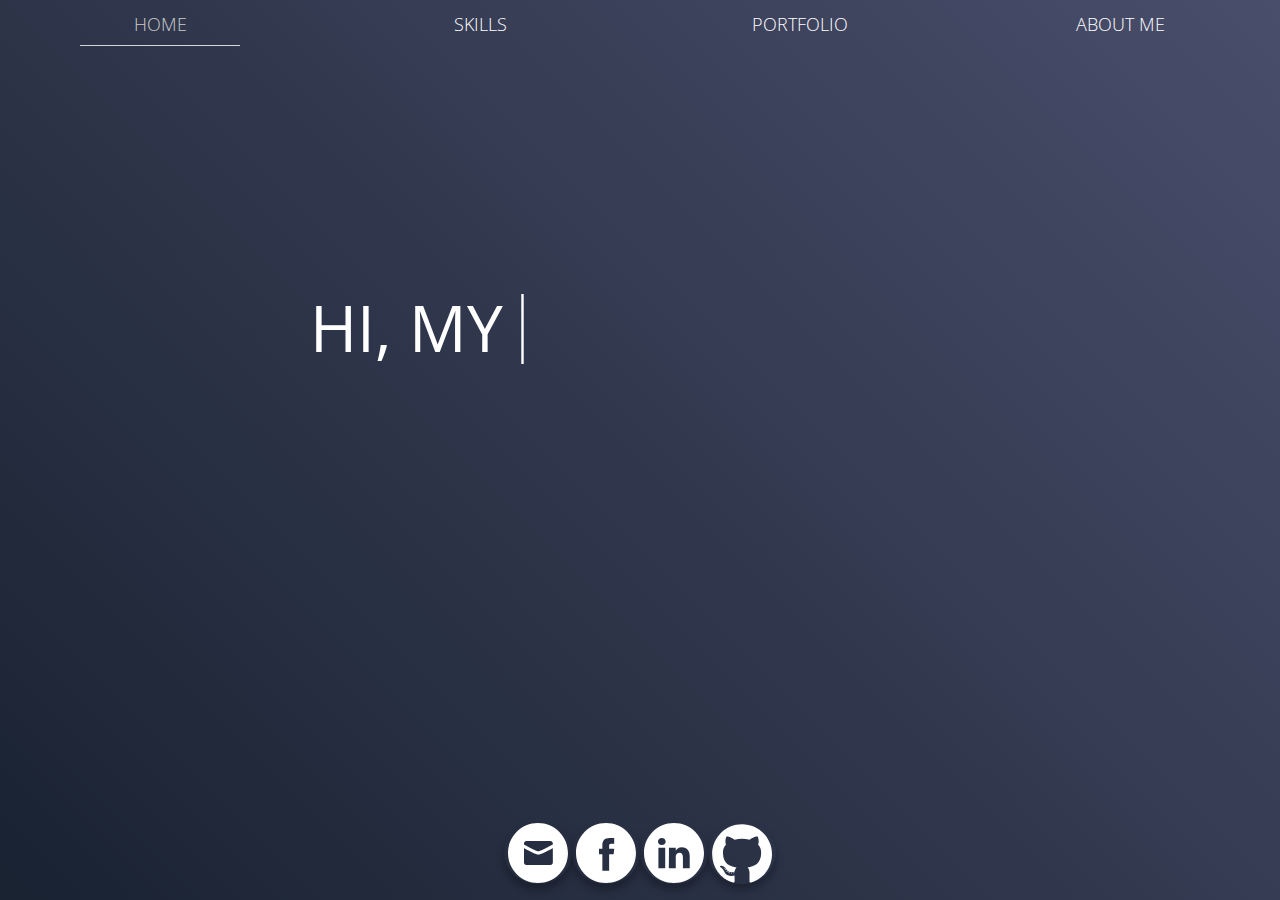
<file: index.html>
<!DOCTYPE html>
<html>
  <head>
    <meta name="google-site-verification" content="YqUcajrjtMpJe71sTEBHuY3gFpCGaB6kIqN_nSjMu9w" />
    <title>My Portfolio</title>
    <link href="https://fonts.googleapis.com/css?family=Open+Sans:300" rel="stylesheet">
    <link href="style.css" rel="stylesheet" type="text/css">
    <script src="typewriter.js"></script>
  </head>
  <body>
    <div id="wrapper">
      <header>
        <nav>
          <ul>
            <li><div id="home"><a href="index.html" class="current_page">Home</a></div></li>
            <li><div id="skills"><a href="pages/skills.html">Skills</a></div></li>
            <li><div id="portfolio"><a href="pages/portfolio.html">Portfolio</a></div></li>
            <li><div id="about_me"><a href="pages/about_me.html">About me</a></div></li>
          </ul>
        </nav>
        <div id="page_indicator_container">
          <div id="page_indicator" class="page_indicator_home"></div>
        </div>
      </header>
      <div id="main">
        <div id="content" class="main_text_parent">
          <div id="main_text">
            <div id="typewriter">
              <h1></h1>
              <h2></h2>
            </div>
          </div>
        </div>
      </div>

      <footer>
        <div>
          <a href="mailto:yankolo1234@gmail.com"><div id="first_icon" class="social_media"></div></a>
          <a href="https://www.facebook.com/profile.php?id=100009491873160" target="_blank"><div id="second_icon" class="social_media"></div></a>
          <a href="https://github.com/yankolo" target="_blank"><div id="forth_icon" class="social_media"></div></a>
          <a href="https://www.linkedin.com/in/yanik-kolomatski-081392160/" target="_blank"><div id="third_icon" class="social_media"></div></a>
        </div>
      </footer>

      <div id="to_do_list_container">
        <div id="to_do_list">
          <h2>To Do List</h2>
          <label for="new_to_do_text">Add new item: </label>
          <input type="text" id="new_to_do_input" maxlength="100">
          <button id="submit">Submit</button>

          <table>
          </table>
        </div>
      </div>

    </div>
  </body>
</html>
</file>
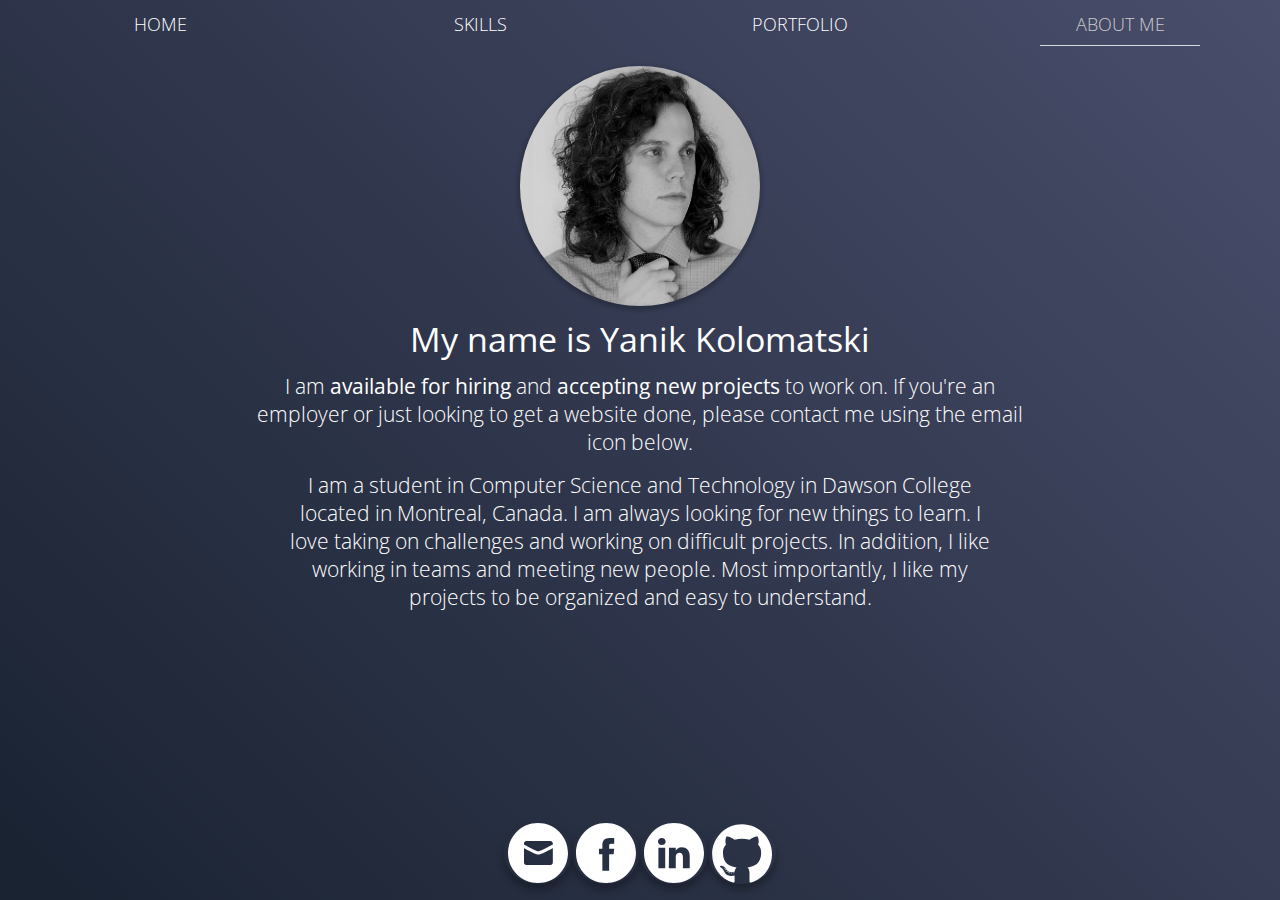
<file: pages/about_me.html>
<!DOCTYPE html>
<html>
  <head>
    <title>My Portfolio</title>
    <link href="https://fonts.googleapis.com/css?family=Open+Sans:300,400" rel="stylesheet">
    <link href="../style.css" rel="stylesheet" type="text/css">
  </head>
  <body>
    <div id="wrapper">
      <header>
        <nav>
          <ul>
            <li><div id="home"><a href="../index.html">Home</a></div></li>
            <li><div id="skills"><a href="skills.html">Skills</a></div></li>
            <li><div id="portfolio"><a href="portfolio.html">Portfolio</a></div></li>
            <li><div id="about_me"><a href="about_me.html" class="current_page">About me</a></div></li>
          </ul>
        </nav>
        <div id="page_indicator_container">
          <div id="page_indicator" class="page_indicator_about_me"></div>
        </div>
      </header>
      <div id="main">
        <div id="content">
          <div id="about_me_container">
            <div id="about_me_images">
              <img id="about_me_img_2" src="../resources/images/about_me_5.jpg">
            </div>
            <h2>My name is Yanik Kolomatski</h2>
            <div id="about_me_description">
              <p id="about_me_first_paragraph">I am <b>available for hiring</b> and <b>accepting new projects</b> to work on. If you're an employer or just looking to get a website done, please contact me using the email icon below.</p>
              <p id="about_me_second_paragraph">I am a student in Computer Science and Technology in Dawson College located in Montreal, Canada. I am always looking for new things to learn.
                I love taking on challenges and working on difficult projects. In addition, I like working in teams and meeting new people. Most importantly, I like my projects to be organized and easy to understand.</p>
            </div>
          </div>
        </div>
      </div>

      <footer>
        <div>
          <a href="mailto:yankolo1234@gmail.com"><div id="first_icon" class="social_media"></div></a>
          <a href="https://www.facebook.com/profile.php?id=100009491873160" target="_blank"><div id="second_icon" class="social_media"></div></a>
          <a href="https://github.com/yankolo" target="_blank"><div id="forth_icon" class="social_media"></div></a>
          <a href="https://www.linkedin.com/in/yanik-kolomatski-081392160/" target="_blank"><div id="third_icon" class="social_media"></div></a>
        </div>
      </footer>

      <div id="to_do_list_container">
        <div id="to_do_list">
          <h2>To Do List</h2>
          <label for="new_to_do_text">Add new item: </label>
          <input type="text" id="new_to_do_input" maxlength="100">
          <button id="submit">Submit</button>

          <table>
          </table>
        </div>
      </div>

    </div>
  </body>
</html>
</file>
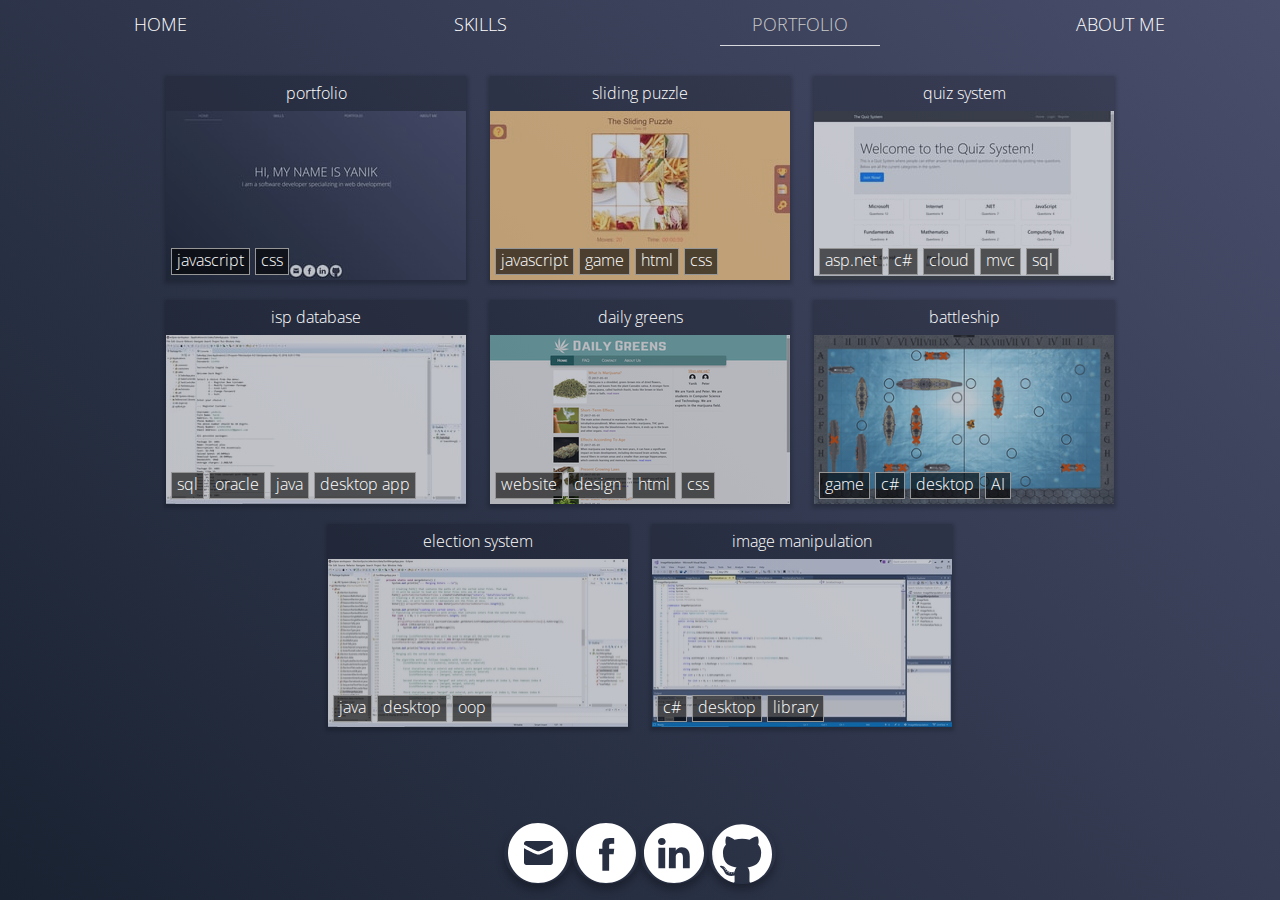
<file: pages/portfolio.html>
<!DOCTYPE html>
<html>
  <head>
    <title>My Portfolio</title>
    <link href="https://fonts.googleapis.com/css?family=Open+Sans:300" rel="stylesheet">
    <link href="../style.css" rel="stylesheet" type="text/css">
  </head>
  <body>
    <div id="wrapper">
      <header>
        <nav>
          <ul>
            <li><div id="home"><a href="../index.html">Home</a></div></li>
            <li><div id="skills"><a href="skills.html">Skills</a></div></li>
            <li><div id="portfolio"><a href="portfolio.html" class="current_page">Portfolio</a></div></li>
            <li><div id="about_me"><a href="about_me.html">About me</a></div></li>
          </ul>
        </nav>
        <div id="page_indicator_container">
          <div id="page_indicator" class="page_indicator_portfolio"></div>
        </div>
      </header>
      <div id="main">
        <div id="content">
          <div id="portfolio_container">
			<a href="portfolio_items/portfolio.html" class="portfolio_item">
              <div class="portfolio_title">portfolio</div>
              <img class="portfolio_image" src="../resources/images/portfolio_compressed.jpg"/>
              <div class="tags"><div class="tag">javascript</div><div class="tag">css</div></div>
            </a>
			<a href="portfolio_items/sliding_puzzle.html" class="portfolio_item">
              <div class="portfolio_title">sliding puzzle</div>
              <img class="portfolio_image" src="../resources/images/puzzle_compressed.jpg"/>
              <div class="tags"><div class="tag">javascript</div><div class="tag">game</div><div class="tag">html</div><div class="tag">css</div></div>
            </a>
			<a href="portfolio_items/quiz_system.html" class="portfolio_item">
              <div class="portfolio_title">quiz system</div>
              <img class="portfolio_image" src="../resources/images/quiz_compressed.jpg"/>
              <div class="tags"><div class="tag">asp.net</div><div class="tag">c#</div><div class="tag">cloud</div><div class="tag">mvc</div><div class="tag">sql</div></div>
            </a>
			<a href="portfolio_items/isp_database.html" class="portfolio_item">
              <div class="portfolio_title">isp database</div>
              <img class="portfolio_image" src="../resources/images/isp_compressed.jpg"/>
              <div class="tags"><div class="tag">sql</div><div class="tag">oracle</div><div class="tag">java</div><div class="tag">desktop app</div></div>
            </a>
			<a href="portfolio_items/daily_greens.html" class="portfolio_item">
              <div class="portfolio_title">daily greens</div>
              <img class="portfolio_image" src="../resources/images/daily_greens_compressed.jpg"/>
              <div class="tags"><div class="tag">website</div><div class="tag">design</div><div class="tag">html</div><div class="tag">css</div></div>
            </a>
            <a href="portfolio_items/battleship.html" class="portfolio_item">
              <div class="portfolio_title">battleship</div>
              <img class="portfolio_image" src="../resources/images/battleship_compressed.jpg"/>
              <div class="tags"><div class="tag">game</div><div class="tag">c#</div><div class="tag">desktop</div><div class="tag">AI</div></div>
            </a>
            <a href="portfolio_items/election_system.html" class="portfolio_item">
              <div class="portfolio_title">election system</div>
              <img class="portfolio_image" src="../resources/images/election_system_compressed.jpg"/>
              <div class="tags"><div class="tag">java</div><div class="tag">desktop</div><div class="tag">oop</div></div>
            </a>
			<a href="portfolio_items/image_manipulation.html" class="portfolio_item">
              <div class="portfolio_title">image manipulation</div>
              <img class="portfolio_image" src="../resources/images/image_manipulation_compressed.jpg"/>
              <div class="tags"><div class="tag">c#</div><div class="tag">desktop</div><div class="tag">library</div></div>
            </a>            
          </div>
        </div>
      </div>

      <footer>
        <div>
          <a href="mailto:yankolo1234@gmail.com"><div id="first_icon" class="social_media"></div></a>
          <a href="https://www.facebook.com/profile.php?id=100009491873160" target="_blank"><div id="second_icon" class="social_media"></div></a>
          <a href="https://github.com/yankolo" target="_blank"><div id="forth_icon" class="social_media"></div></a>
          <a href="https://www.linkedin.com/in/yanik-kolomatski-081392160/" target="_blank"><div id="third_icon" class="social_media"></div></a>
        </div>
      </footer>

      <div id="to_do_list_container">
        <div id="to_do_list">
          <h2>To Do List</h2>
          <label for="new_to_do_text">Add new item: </label>
          <input type="text" id="new_to_do_input" maxlength="100">
          <button id="submit">Submit</button>

          <table>
          </table>
        </div>
      </div>

    </div>
  </body>
</html>
</file>
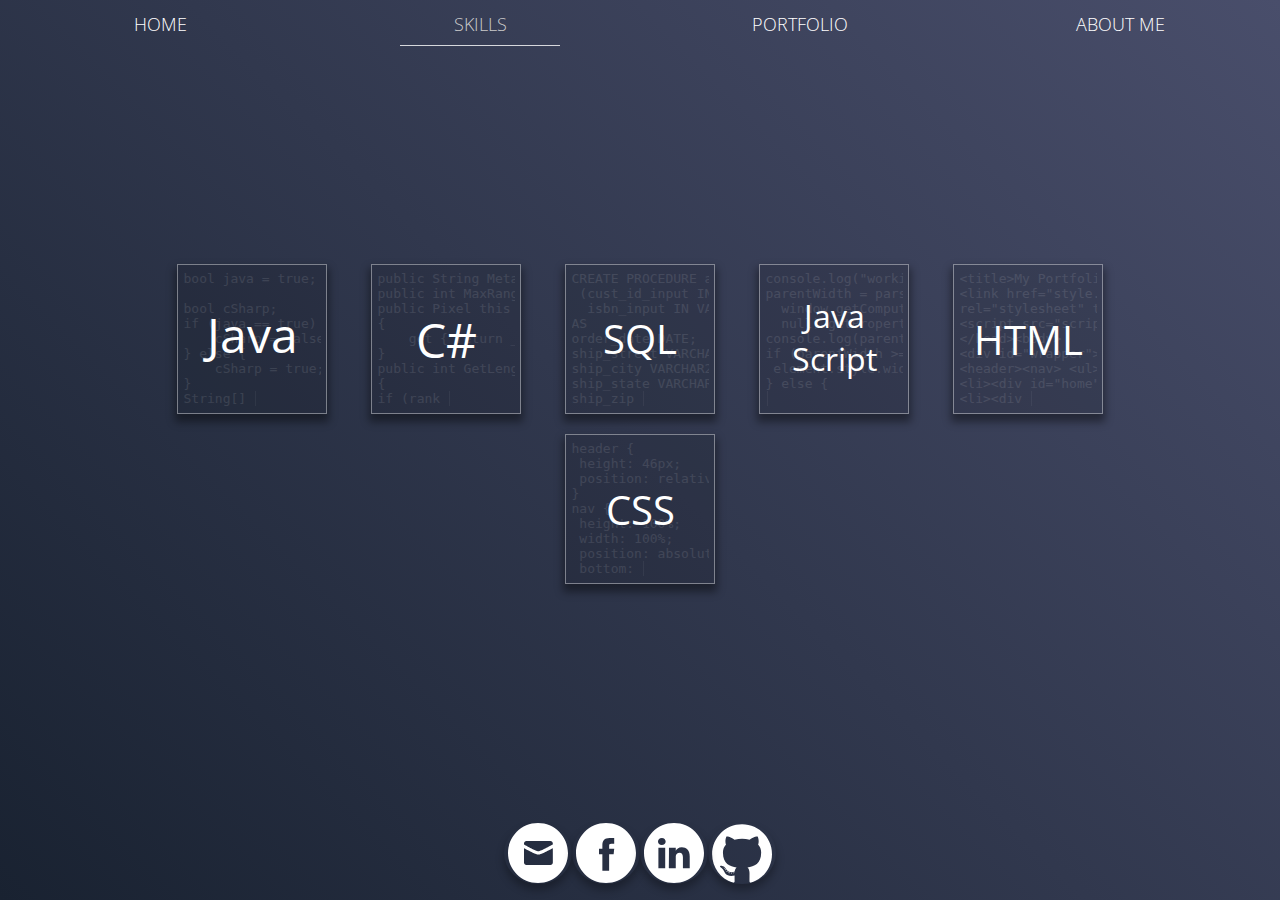
<file: pages/skills.html>
<!DOCTYPE html>
<html>
  <head>
    <title>My Portfolio</title>
    <link href="https://fonts.googleapis.com/css?family=Cutive+Mono|Open+Sans:300" rel="stylesheet">
    <link href="../style.css" rel="stylesheet" type="text/css">
    <script src="skills_script.js"></script>
  </head>
  <body>
    <div id="wrapper">
      <header>
        <nav>
          <ul>
            <li><div id="home"><a href="../index.html">Home</a></div></li>
            <li><div id="skills"><a href="skills.html" class="current_page">Skills</a></div></li>
            <li><div id="portfolio"><a href="portfolio.html">Portfolio</a></div></li>
            <li><div id="about_me"><a href="about_me.html">About me</a></div></li>
          </ul>
        </nav>
        <div id="page_indicator_container">
          <div id="page_indicator" class="page_indicator_skills"></div>
        </div>
      </header>
      <div id="main">
        <div id="content" class="skills_container_parent">
          <div id="skills_container">
            <div id="skills_inner_container">
              <div class="skill" id="java"><h2 id="java-text"><span>Java</span></h2><div><pre></pre></div></div>
              <div class="skill" id="cSharp"><h2 id="cSharp-text">C#</h2><div><pre></pre></div></div>
              <div class="skill" id="sql"><h2 id="sql-text">SQL</h2><div><pre></pre></div></div>
              <div class="skill" id="JavaScript"><h2 id="JavaScript-text">Java Script</h2><div><pre></pre></div></div>
              <div class="skill" id="markup"><h2 id="markup-text">HTML</h2><div><pre><xmp></xmp></pre></div></div>
              <div class="skill" id="css"><h2 id="css-text">CSS</h2><div><pre></pre></div></div>
            </div>
          </div>
        </div>
      </div>

      <footer>
        <div>
          <a href="mailto:yankolo1234@gmail.com"><div id="first_icon" class="social_media"></div></a>
          <a href="https://www.facebook.com/profile.php?id=100009491873160" target="_blank"><div id="second_icon" class="social_media"></div></a>
          <a href="https://github.com/yankolo" target="_blank"><div id="forth_icon" class="social_media"></div></a>
          <a href="https://www.linkedin.com/in/yanik-kolomatski-081392160/" target="_blank"><div id="third_icon" class="social_media"></div></a>
        </div>
      </footer>

      <div id="to_do_list_container">
        <div id="to_do_list">
          <h2>To Do List</h2>
          <label for="new_to_do_text">Add new item: </label>
          <input type="text" id="new_to_do_input" maxlength="100">
          <button id="submit">Submit</button>

          <table>
          </table>
        </div>
      </div>

    </div>
  </body>
</html>
</file>
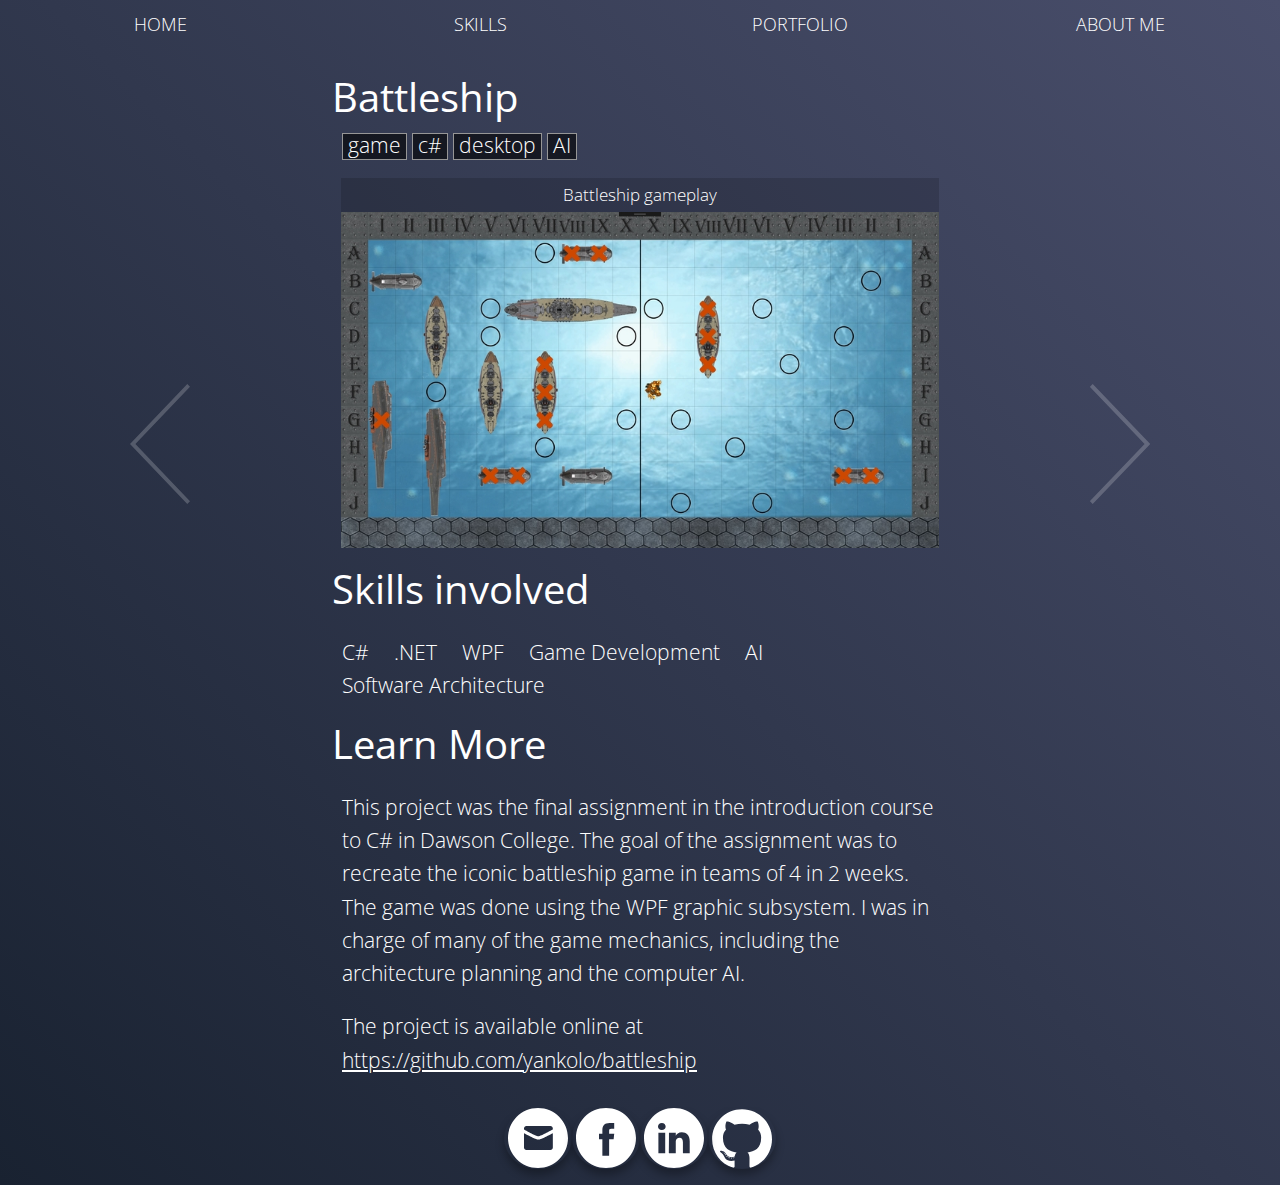
<file: pages/portfolio_items/battleship.html>
<!DOCTYPE html>
<html>
  <head>
    <title>My Portfolio</title>
    <link href="https://fonts.googleapis.com/css?family=Open+Sans:300" rel="stylesheet">
    <link href="../../style.css" rel="stylesheet" type="text/css">
  </head>
  <body>
    <div id="wrapper">
      <header>
        <nav>
          <ul>
            <li><div id="home"><a href="../../index.html">Home</a></div></li>
            <li><div id="skills"><a href="../skills.html">Skills</a></div></li>
            <li><div id="portfolio"><a href="../portfolio.html">Portfolio</a></div></li>
            <li><div id="about_me"><a href="../about_me.html">About me</a></div></li>
          </ul>
        </nav>
        <div id="page_indicator_container">
          <div id="page_indicator" style="left: 56.25%; background-color: transparent;"></div>
        </div>
      </header>
      <div id="main">
        <div id="content">
          <div id="left_arrow_container" class="arrow_container"><a href="daily_greens.html" class="arrow"><div><img src="../../resources/icons/left-arrow.svg"></div></a></div>
          <div id="right_arrow_container" class="arrow_container"><a href="election_system.html" class="arrow"><div><img src="../../resources/icons/right-arrow.svg"></div></a></div>
          <div id="portfolio_description">
            <h2>Battleship</h2>
            <div id="portfolio_description_tags">
              <div class="tag">game</div><div class="tag">c#</div><div class="tag">desktop</div><div class="tag">AI</div>
            </div>
            <div id="portfolio_description_images">
              <div class="portfolio_description_image_title">Battleship gameplay</div>
              <img src="../../resources/images/battleship.jpg">
            </div>
            <h2>Skills involved</h2>
              <p>
                <span>C#</span> <span>.NET</span> <span>WPF</span> <span>Game&nbsp;Development</span> <span>AI</span> <span>Software&nbsp;Architecture</span>
              </p>
            <h2>Learn More</h2>
            <p>This project was the final assignment in the introduction course to C# in Dawson College.
              The goal of the assignment was to recreate the iconic battleship game in teams of 4 in 2 weeks.
              The game was done using the WPF graphic subsystem. I was in charge of many of the game mechanics, including
              the architecture planning and the computer AI.</p>
            <p>The project is available online at <a href="https://github.com/yankolo/battleship" target="_blank" class="external_link">https://github.com/yankolo/battleship</a></p>
          </div>
        </div>
      </div>

      <footer>
        <div>
          <a href="mailto:yankolo1234@gmail.com"><div id="first_icon" class="social_media"></div></a>
          <a href="https://www.facebook.com/profile.php?id=100009491873160" target="_blank"><div id="second_icon" class="social_media"></div></a>
          <a href="https://github.com/yankolo" target="_blank"><div id="forth_icon" class="social_media"></div></a>
          <a href="https://www.linkedin.com/in/yanik-kolomatski-081392160/" target="_blank"><div id="third_icon" class="social_media"></div></a>
        </div>
      </footer>

      <div id="to_do_list_container">
        <div id="to_do_list">
          <h2>To Do List</h2>
          <label for="new_to_do_text">Add new item: </label>
          <input type="text" id="new_to_do_input" maxlength="100">
          <button id="submit">Submit</button>

          <table>
          </table>
        </div>
      </div>

    </div>
  </body>
</html>
</file>
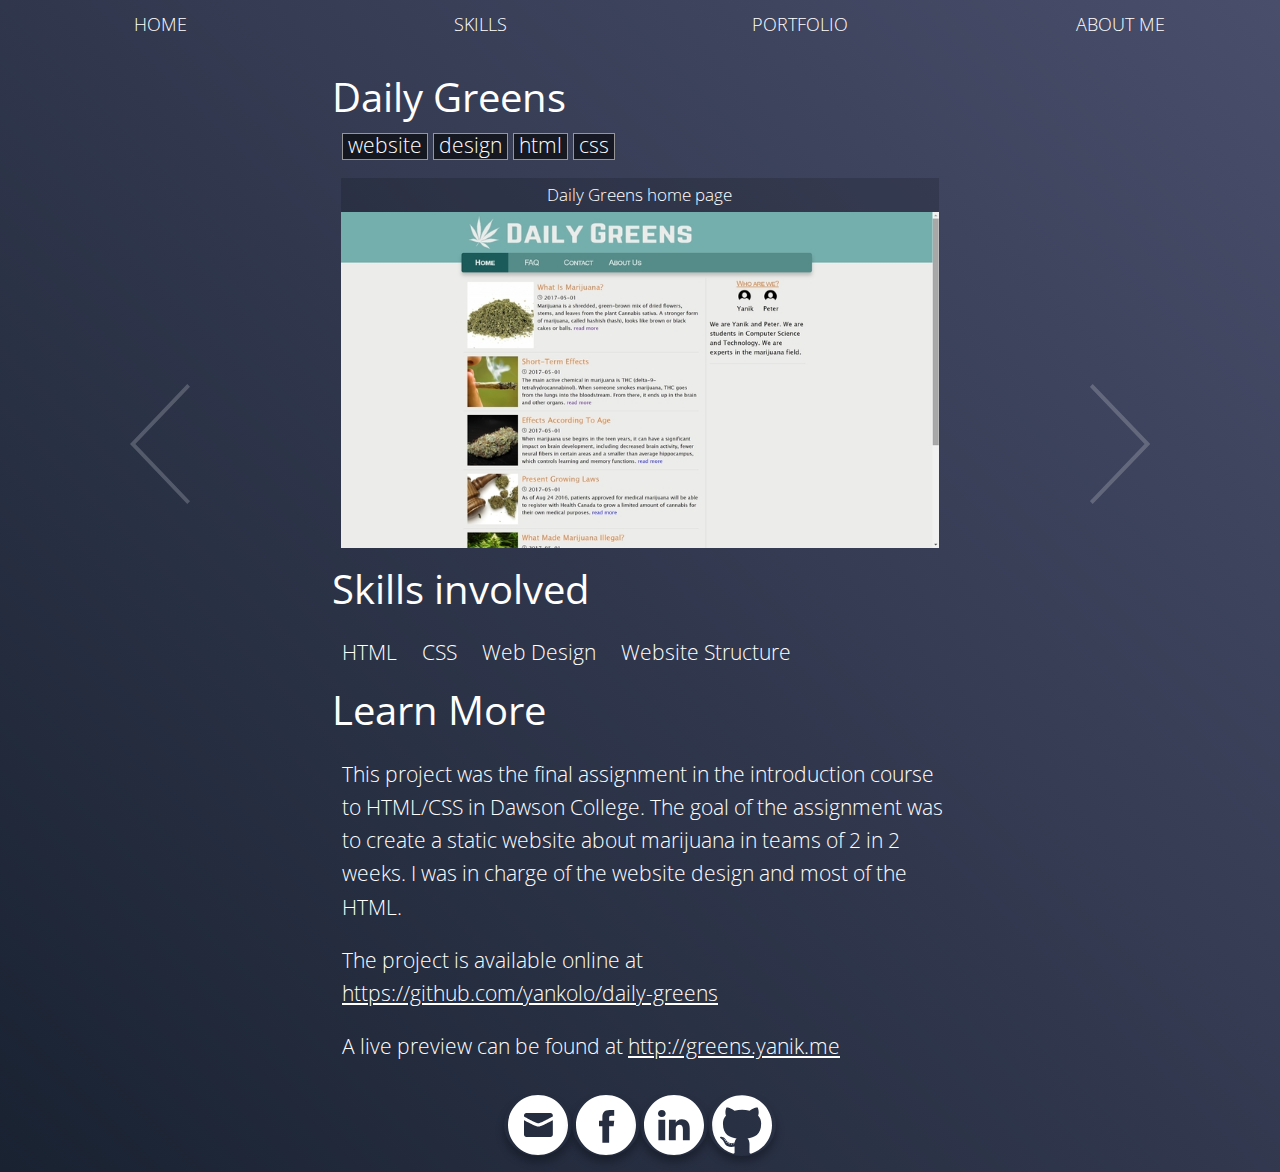
<file: pages/portfolio_items/daily_greens.html>
<!DOCTYPE html>
<html>
  <head>
    <title>My Portfolio</title>
    <link href="https://fonts.googleapis.com/css?family=Open+Sans:300" rel="stylesheet">
    <link href="../../style.css" rel="stylesheet" type="text/css">
  </head>
  <body>
    <div id="wrapper">
      <header>
        <nav>
          <ul>
            <li><div id="home"><a href="../../index.html">Home</a></div></li>
            <li><div id="skills"><a href="../skills.html">Skills</a></div></li>
            <li><div id="portfolio"><a href="../portfolio.html">Portfolio</a></div></li>
            <li><div id="about_me"><a href="../about_me.html">About me</a></div></li>
          </ul>
        </nav>
        <div id="page_indicator_container">
          <div id="page_indicator" style="left: 56.25%; background-color: transparent;"></div>
        </div>
      </header>
      <div id="main">
        <div id="content">
          <div id="left_arrow_container" class="arrow_container"><a href="isp_database.html" class="arrow"><div><img src="../../resources/icons/left-arrow.svg"></div></a></div>
          <div id="right_arrow_container" class="arrow_container"><a href="battleship.html" class="arrow"><div><img src="../../resources/icons/right-arrow.svg"></div></a></div>
          <div id="portfolio_description">
            <h2>Daily Greens</h2>
            <div id="portfolio_description_tags">
              <div class="tag">website</div><div class="tag">design</div><div class="tag">html</div><div class="tag">css</div>
            </div>
            <div id="portfolio_description_images">
              <div class="portfolio_description_image_title">Daily Greens home page</div>
              <img src="../../resources/images/daily_greens.jpg">
            </div>
            <h2>Skills involved</h2>
              <p>
                <span>HTML</span> <span>CSS</span> <span>Web&nbsp;Design</span> <span>Website&nbsp;Structure</span>
              </p>
            <h2>Learn More</h2>
            <p>This project was the final assignment in the introduction course to HTML/CSS in Dawson College.
              The goal of the assignment was to create a static website about marijuana in teams of 2 in 2 weeks.
              I was in charge of the website design and most of the HTML.</p>
            <p>The project is available online at <a href="https://github.com/yankolo/daily-greens" target="_blank" class="external_link">https://github.com/yankolo/daily-greens</a></p>
			  <p>A live preview can be found at <a href="http://greens.yanik.me" target="_blank" class="external_link">http://greens.yanik.me</a></p>
			  
          </div>
        </div>
      </div>

      <footer>
        <div>
          <a href="mailto:yankolo1234@gmail.com"><div id="first_icon" class="social_media"></div></a>
          <a href="https://www.facebook.com/profile.php?id=100009491873160" target="_blank"><div id="second_icon" class="social_media"></div></a>
          <a href="https://github.com/yankolo" target="_blank"><div id="forth_icon" class="social_media"></div></a>
          <a href="https://www.linkedin.com/in/yanik-kolomatski-081392160/" target="_blank"><div id="third_icon" class="social_media"></div></a>
        </div>
      </footer>

      <div id="to_do_list_container">
        <div id="to_do_list">
          <h2>To Do List</h2>
          <label for="new_to_do_text">Add new item: </label>
          <input type="text" id="new_to_do_input" maxlength="100">
          <button id="submit">Submit</button>

          <table>
          </table>
        </div>
      </div>

    </div>
  </body>
</html>
</file>
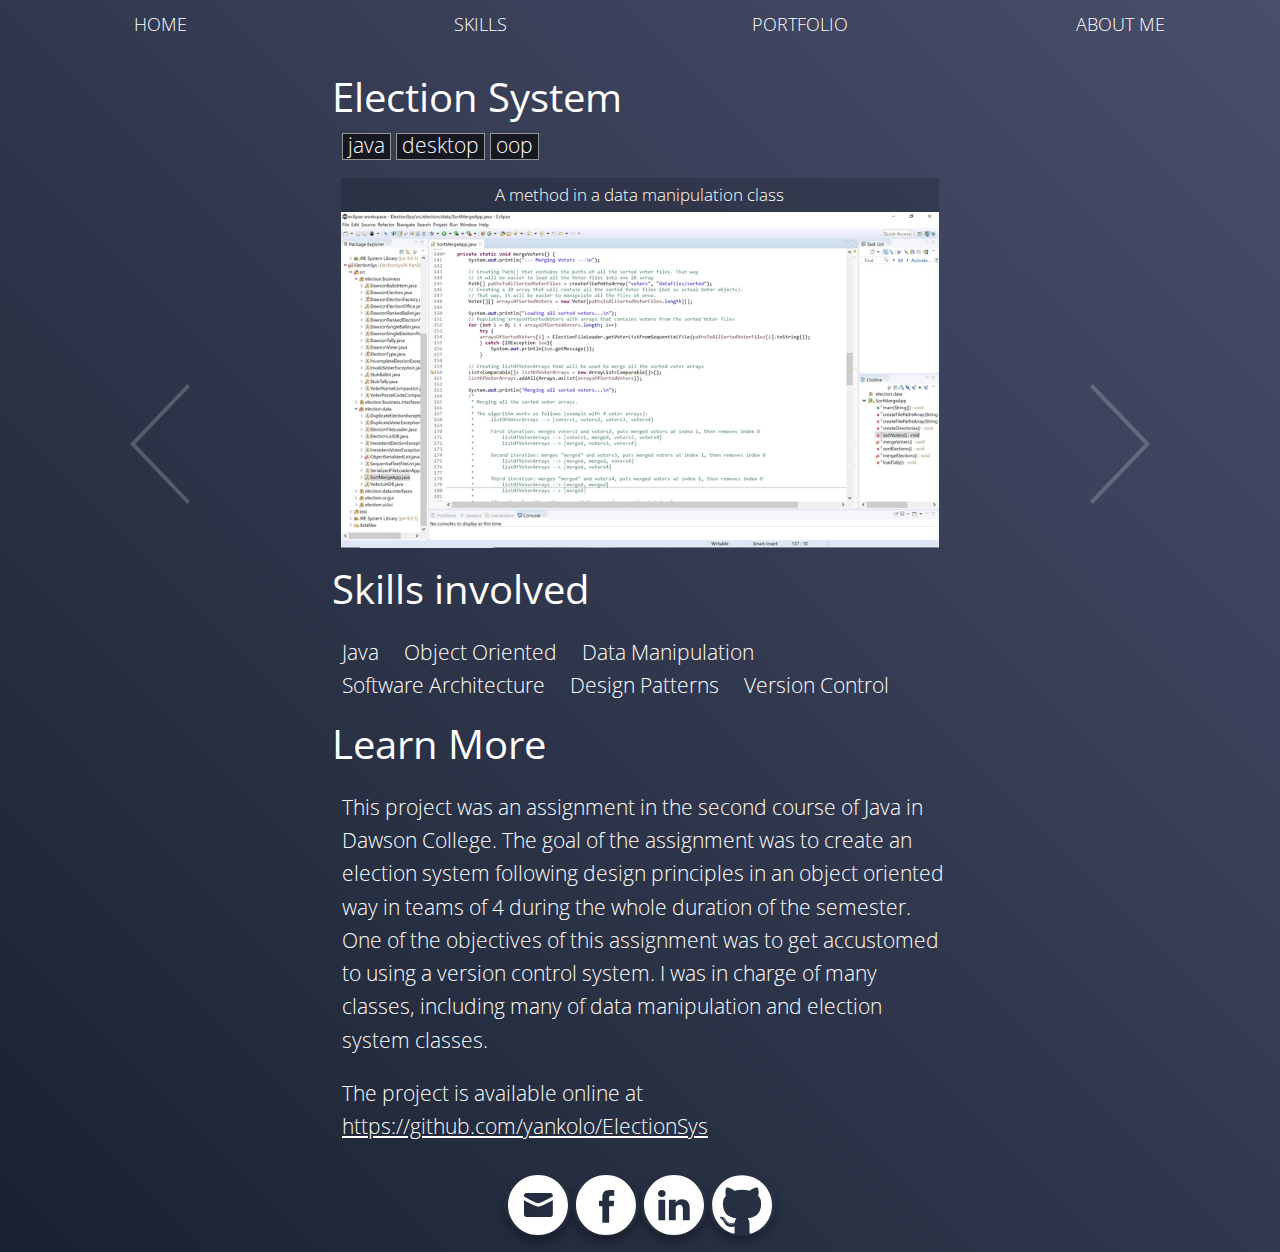
<file: pages/portfolio_items/election_system.html>
<!DOCTYPE html>
<html>
  <head>
    <title>My Portfolio</title>
    <link href="https://fonts.googleapis.com/css?family=Open+Sans:300" rel="stylesheet">
    <link href="../../style.css" rel="stylesheet" type="text/css">
  </head>
  <body>
    <div id="wrapper">
      <header>
        <nav>
          <ul>
            <li><div id="home"><a href="../../index.html">Home</a></div></li>
            <li><div id="skills"><a href="../skills.html">Skills</a></div></li>
            <li><div id="portfolio"><a href="../portfolio.html">Portfolio</a></div></li>
            <li><div id="about_me"><a href="../about_me.html">About me</a></div></li>
          </ul>
        </nav>
        <div id="page_indicator_container">
          <div id="page_indicator" style="left: 56.25%; background-color: transparent;"></div>
        </div>
      </header>
      <div id="main">
        <div id="content">
          <div id="left_arrow_container" class="arrow_container"><a href="battleship.html" class="arrow"><div><img src="../../resources/icons/left-arrow.svg"></div></a></div>
          <div id="right_arrow_container" class="arrow_container"><a href="image_manipulation.html" class="arrow"><div><img src="../../resources/icons/right-arrow.svg"></div></a></div>
          <div id="portfolio_description">
            <h2>Election System</h2>
            <div id="portfolio_description_tags">
              <div class="tag">java</div><div class="tag">desktop</div><div class="tag">oop</div>
            </div>
            <div id="portfolio_description_images">
              <div class="portfolio_description_image_title">A method in a data manipulation class</div>
              <img src="../../resources/images/election_system.jpg">
            </div>
            <h2>Skills involved</h2>
              <p>
                <span>Java</span> <span>Object&nbsp;Oriented</span> <span>Data&nbsp;Manipulation</span> <span>Software&nbsp;Architecture</span> <span>Design&nbsp;Patterns</span> <span>Version&nbsp;Control</span>
              </p>
            <h2>Learn More</h2>
            <p>This project was an assignment in the second course of Java in Dawson College.
              The goal of the assignment was to create an election system following design principles in an object oriented way
              in teams of 4 during the whole duration of the semester. One of the objectives of this assignment
              was to get accustomed to using a version control system. I was in charge of many classes, including many of data manipulation
              and election system classes.</p>
            <p>The project is available online at <a href="https://github.com/yankolo/ElectionSys" target="_blank" class="external_link">https://github.com/yankolo/ElectionSys</a></p>
          </div>
        </div>
      </div>

      <footer>
        <div>
          <a href="mailto:yankolo1234@gmail.com"><div id="first_icon" class="social_media"></div></a>
          <a href="https://www.facebook.com/profile.php?id=100009491873160" target="_blank"><div id="second_icon" class="social_media"></div></a>
          <a href="https://github.com/yankolo" target="_blank"><div id="forth_icon" class="social_media"></div></a>
          <a href="https://www.linkedin.com/in/yanik-kolomatski-081392160/" target="_blank"><div id="third_icon" class="social_media"></div></a>
        </div>
      </footer>

      <div id="to_do_list_container">
        <div id="to_do_list">
          <h2>To Do List</h2>
          <label for="new_to_do_text">Add new item: </label>
          <input type="text" id="new_to_do_input" maxlength="100">
          <button id="submit">Submit</button>

          <table>
          </table>
        </div>
      </div>

    </div>
  </body>
</html>
</file>
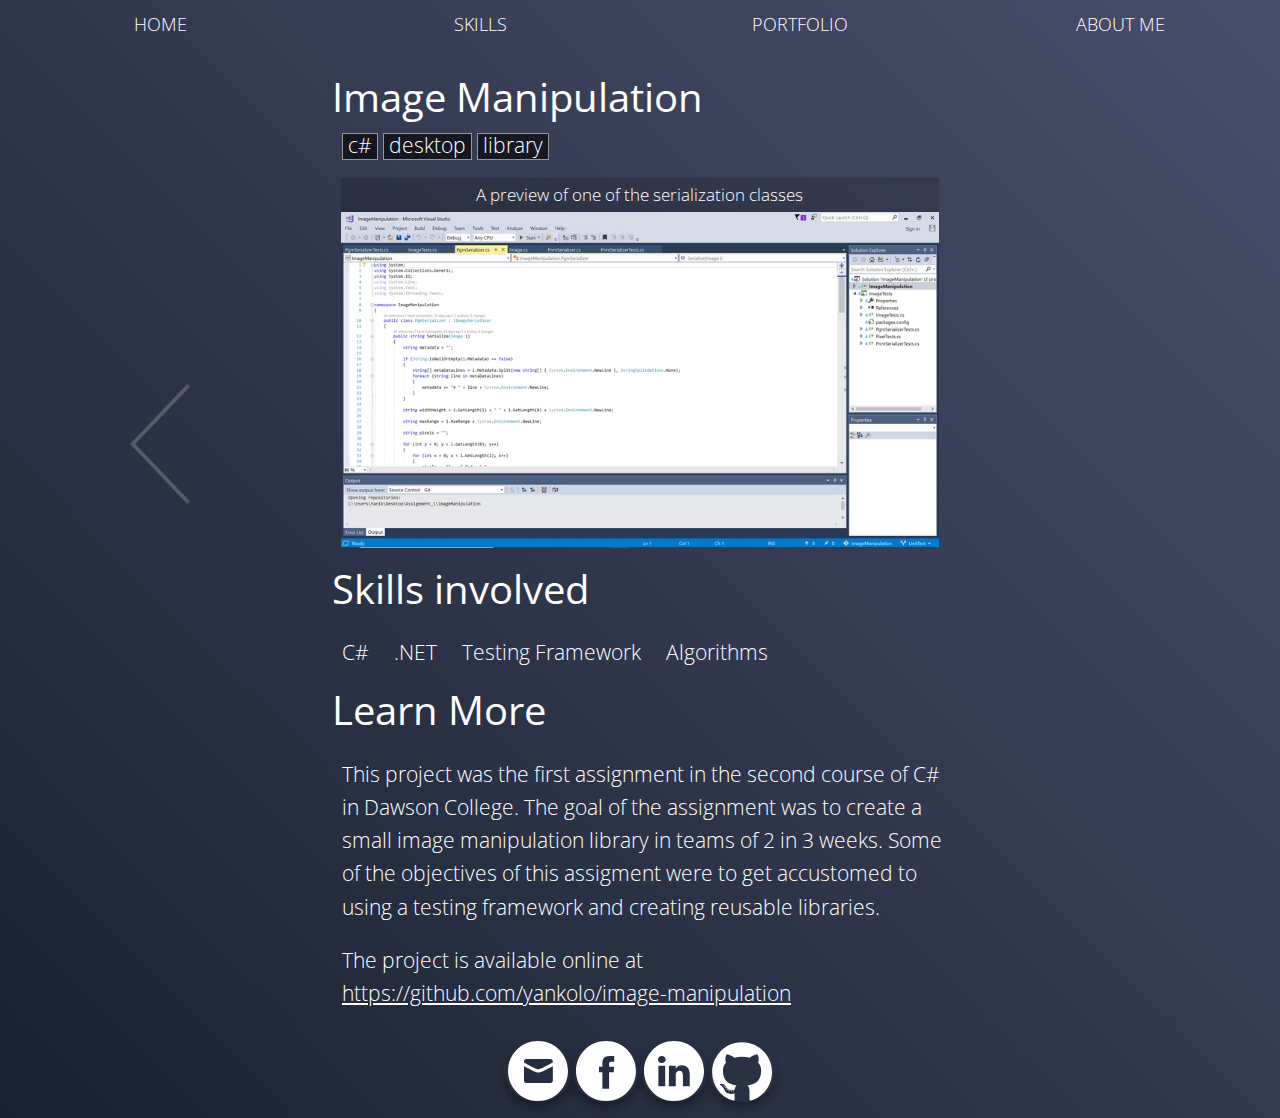
<file: pages/portfolio_items/image_manipulation.html>
<!DOCTYPE html>
<html>
  <head>
    <title>My Portfolio</title>
    <link href="https://fonts.googleapis.com/css?family=Open+Sans:300" rel="stylesheet">
    <link href="../../style.css" rel="stylesheet" type="text/css">
  </head>
  <body>
    <div id="wrapper">
      <header>
        <nav>
          <ul>
            <li><div id="home"><a href="../../index.html">Home</a></div></li>
            <li><div id="skills"><a href="../skills.html">Skills</a></div></li>
            <li><div id="portfolio"><a href="../portfolio.html">Portfolio</a></div></li>
            <li><div id="about_me"><a href="../about_me.html">About me</a></div></li>
          </ul>
        </nav>
        <div id="page_indicator_container">
          <div id="page_indicator" style="left: 56.25%; background-color: transparent;"></div>
        </div>
      </header>
      <div id="main">
        <div id="content">
          <div id="left_arrow_container" class="arrow_container"><a href="election_system.html" class="arrow"><div><img src="../../resources/icons/left-arrow.svg"></div></a></div>
          <div id="right_arrow_container" class="arrow_container deactivated"><a href="" class="arrow"><div><img src="../../resources/icons/right-arrow.svg"></div></a></div>
          <div id="portfolio_description">
            <h2>Image Manipulation</h2>
            <div id="portfolio_description_tags">
              <div class="tag">c#</div><div class="tag">desktop</div><div class="tag">library</div>
            </div>
            <div id="portfolio_description_images">
              <div class="portfolio_description_image_title">A preview of one of the serialization classes</div>
              <img src="../../resources/images/image_manipulation.jpg">
            </div>
            <h2>Skills involved</h2>
              <p>
                <span>C#</span> <span>.NET</span> <span>Testing&nbsp;Framework</span> <span>Algorithms</span>
              </p>
            <h2>Learn More</h2>
            <p>This project was the first assignment in the second course of C# in Dawson College.
              The goal of the assignment was to create a small image manipulation library in teams of 2 in 3 weeks.
              Some of the objectives of this assigment were to get accustomed to using a testing framework
              and creating reusable libraries.</p>
            <p>The project is available online at <a href="https://github.com/yankolo/image-manipulation" target="_blank" class="external_link">https://github.com/yankolo/image-manipulation</a></p>
          </div>
        </div>
      </div>

      <footer>
        <div>
          <a href="mailto:yankolo1234@gmail.com"><div id="first_icon" class="social_media"></div></a>
          <a href="https://www.facebook.com/profile.php?id=100009491873160" target="_blank"><div id="second_icon" class="social_media"></div></a>
          <a href="https://github.com/yankolo" target="_blank"><div id="forth_icon" class="social_media"></div></a>
          <a href="https://www.linkedin.com/in/yanik-kolomatski-081392160/" target="_blank"><div id="third_icon" class="social_media"></div></a>
        </div>
      </footer>

      <div id="to_do_list_container">
        <div id="to_do_list">
          <h2>To Do List</h2>
          <label for="new_to_do_text">Add new item: </label>
          <input type="text" id="new_to_do_input" maxlength="100">
          <button id="submit">Submit</button>

          <table>
          </table>
        </div>
      </div>

    </div>
  </body>
</html>
</file>
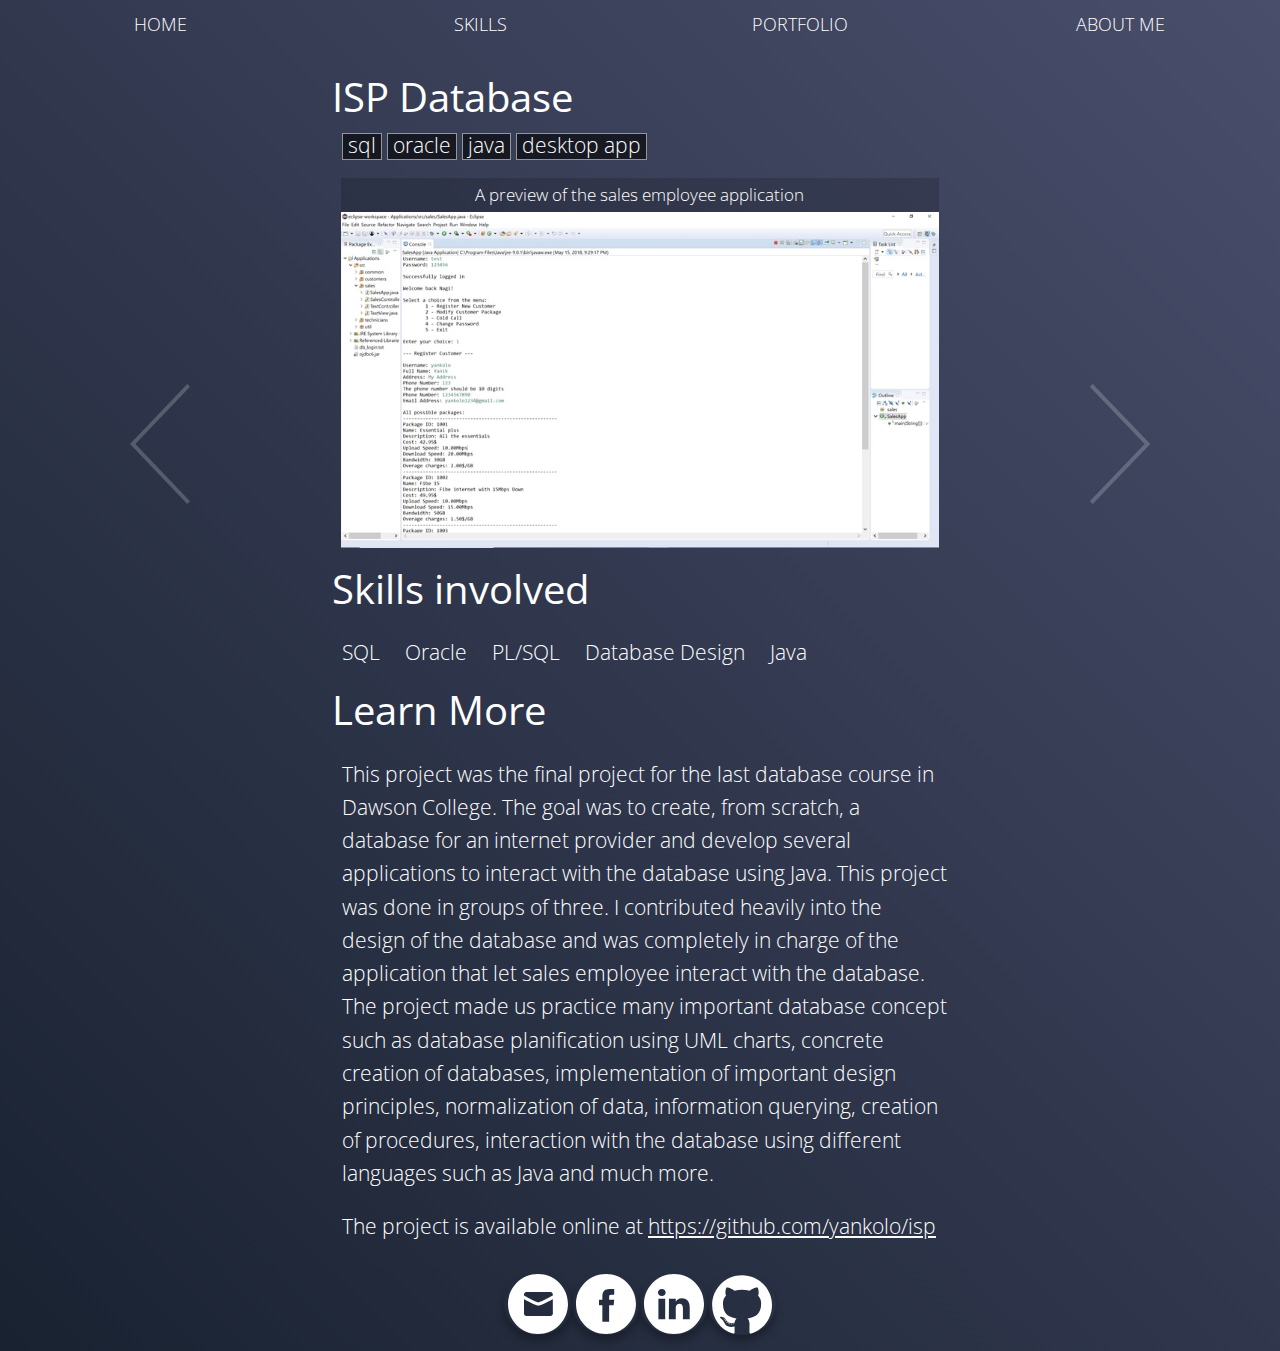
<file: pages/portfolio_items/isp_database.html>
<!DOCTYPE html>
<html>
  <head>
    <title>My Portfolio</title>
    <link href="https://fonts.googleapis.com/css?family=Open+Sans:300" rel="stylesheet">
    <link href="../../style.css" rel="stylesheet" type="text/css">
  </head>
  <body>
    <div id="wrapper">
      <header>
        <nav>
          <ul>
            <li><div id="home"><a href="../../index.html">Home</a></div></li>
            <li><div id="skills"><a href="../skills.html">Skills</a></div></li>
            <li><div id="portfolio"><a href="../portfolio.html">Portfolio</a></div></li>
            <li><div id="about_me"><a href="../about_me.html">About me</a></div></li>
          </ul>
        </nav>
        <div id="page_indicator_container">
          <div id="page_indicator" style="left: 56.25%; background-color: transparent;"></div>
        </div>
      </header>
      <div id="main">
        <div id="content">
          <div id="left_arrow_container" class="arrow_container"><a href="quiz_system.html" class="arrow"><div><img src="../../resources/icons/left-arrow.svg"></div></a></div>
          <div id="right_arrow_container" class="arrow_container"><a href="daily_greens.html" class="arrow"><div><img src="../../resources/icons/right-arrow.svg"></div></a></div>
          <div id="portfolio_description">
            <h2>ISP Database</h2>
            <div id="portfolio_description_tags">
              <div class="tag">sql</div><div class="tag">oracle</div><div class="tag">java</div><div class="tag">desktop app</div>
            </div>
            <div id="portfolio_description_images">
              <div class="portfolio_description_image_title">A preview of the sales employee application</div>
              <img src="../../resources/images/isp.jpg">
            </div>
            <h2>Skills involved</h2>
              <p>
                <span>SQL</span> <span>Oracle</span> <span>PL/SQL</span> <span>Database&nbsp;Design</span> <span>Java</span>
              </p>
            <h2>Learn More</h2>
            <p>This project was the final project for the last database course in Dawson College. The goal was to create, from scratch, a database for an internet provider and develop several applications to interact with the database using Java.
				This project was done in groups of three. I contributed heavily into the design of the database and was completely in charge of the application that let sales employee interact with the database.
				The project made us practice many important database concept such as database planification using UML charts,
            concrete creation of databases, implementation of important design principles, normalization of data, information querying, creation of procedures, interaction with the database using different languages such as Java and much more. </p>
            <p>The project is available online at <a href="https://github.com/yankolo/isp" target="_blank" class="external_link">https://github.com/yankolo/isp</a></p>
          </div>
        </div>
      </div>

      <footer>
        <div>
          <a href="mailto:yankolo1234@gmail.com"><div id="first_icon" class="social_media"></div></a>
          <a href="https://www.facebook.com/profile.php?id=100009491873160" target="_blank"><div id="second_icon" class="social_media"></div></a>
          <a href="https://github.com/yankolo" target="_blank"><div id="forth_icon" class="social_media"></div></a>
          <a href="https://www.linkedin.com/in/yanik-kolomatski-081392160/" target="_blank"><div id="third_icon" class="social_media"></div></a>
        </div>
      </footer>

      <div id="to_do_list_container">
        <div id="to_do_list">
          <h2>To Do List</h2>
          <label for="new_to_do_text">Add new item: </label>
          <input type="text" id="new_to_do_input" maxlength="100">
          <button id="submit">Submit</button>

          <table>
          </table>
        </div>
      </div>

    </div>
  </body>
</html>
</file>
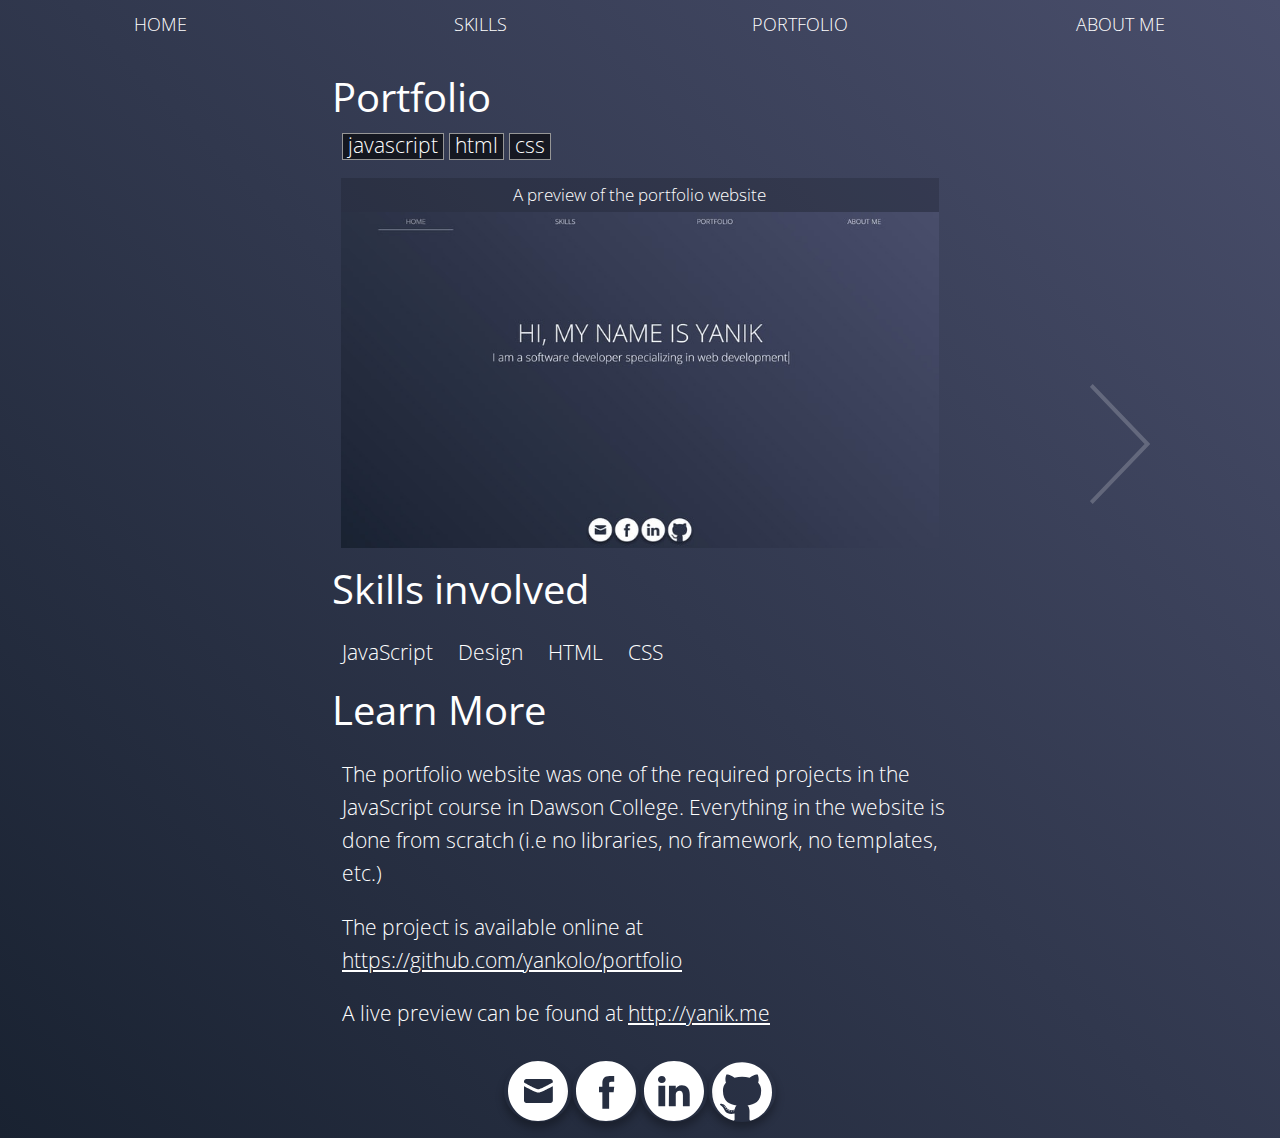
<file: pages/portfolio_items/portfolio.html>
<!DOCTYPE html>
<html>
  <head>
    <title>My Portfolio</title>
    <link href="https://fonts.googleapis.com/css?family=Open+Sans:300" rel="stylesheet">
    <link href="../../style.css" rel="stylesheet" type="text/css">
  </head>
  <body>
    <div id="wrapper">
      <header>
        <nav>
          <ul>
            <li><div id="home"><a href="../../index.html">Home</a></div></li>
            <li><div id="skills"><a href="../skills.html">Skills</a></div></li>
            <li><div id="portfolio"><a href="../portfolio.html">Portfolio</a></div></li>
            <li><div id="about_me"><a href="../about_me.html">About me</a></div></li>
          </ul>
        </nav>
        <div id="page_indicator_container">
          <div id="page_indicator" style="left: 56.25%; background-color: transparent;"></div>
        </div>
      </header>
      <div id="main">
        <div id="content">
          <div id="left_arrow_container" class="arrow_container deactivated"><a href="" class="arrow"><div><img src="../../resources/icons/left-arrow.svg"></div></a></div>
          <div id="right_arrow_container" class="arrow_container"><a href="sliding_puzzle.html" class="arrow"><div><img src="../../resources/icons/right-arrow.svg"></div></a></div>
          <div id="portfolio_description">
            <h2>Portfolio</h2>
            <div id="portfolio_description_tags">
              <div class="tag">javascript</div><div class="tag">html</div><div class="tag">css</div>
            </div>
            <div id="portfolio_description_images">
              <div class="portfolio_description_image_title">A preview of the portfolio website</div>
              <img src="../../resources/images/portfolio.jpg">
            </div>
            <h2>Skills involved</h2>
              <p>
                <span>JavaScript</span> <span>Design</span> <span>HTML</span> <span>CSS</span> 
              </p>
            <h2>Learn More</h2>
            <p>The portfolio website was one of the required projects in the JavaScript course in Dawson College.
			  Everything in the website is done from scratch (i.e no libraries, no framework, no templates, etc.)</p>
			<p>The project is available online at <a href="https://github.com/yankolo/portfolio" target="_blank" class="external_link">https://github.com/yankolo/portfolio</a></p>
            <p>A live preview can be found at <a href="http://yanik.me" target="_blank" class="external_link">http://yanik.me</a></p>
          </div>
        </div>
      </div>

      <footer>
        <div>
          <a href="mailto:yankolo1234@gmail.com"><div id="first_icon" class="social_media"></div></a>
          <a href="https://www.facebook.com/profile.php?id=100009491873160" target="_blank"><div id="second_icon" class="social_media"></div></a>
          <a href="https://github.com/yankolo" target="_blank"><div id="forth_icon" class="social_media"></div></a>
          <a href="https://www.linkedin.com/in/yanik-kolomatski-081392160/" target="_blank"><div id="third_icon" class="social_media"></div></a>
        </div>
      </footer>

      <div id="to_do_list_container">
        <div id="to_do_list">
          <h2>To Do List</h2>
          <label for="new_to_do_text">Add new item: </label>
          <input type="text" id="new_to_do_input" maxlength="100">
          <button id="submit">Submit</button>

          <table>
          </table>
        </div>
      </div>

    </div>
  </body>
</html>
</file>
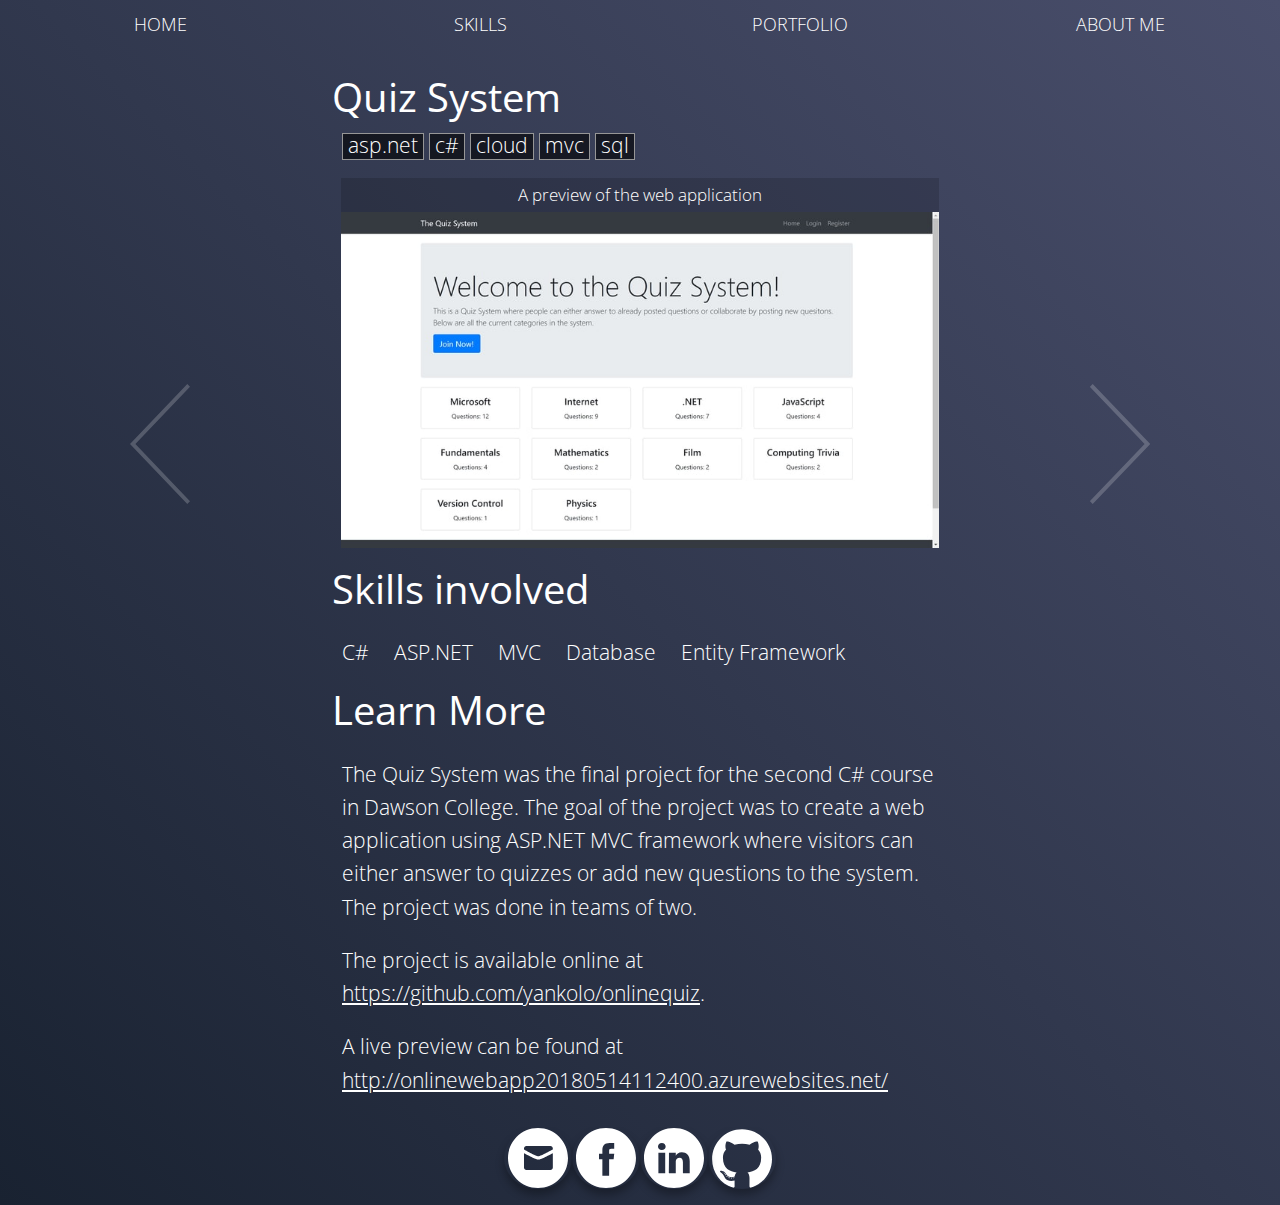
<file: pages/portfolio_items/quiz_system.html>
<!DOCTYPE html>
<html>
  <head>
    <title>My Portfolio</title>
    <link href="https://fonts.googleapis.com/css?family=Open+Sans:300" rel="stylesheet">
    <link href="../../style.css" rel="stylesheet" type="text/css">
  </head>
  <body>
    <div id="wrapper">
      <header>
        <nav>
          <ul>
            <li><div id="home"><a href="../../index.html">Home</a></div></li>
            <li><div id="skills"><a href="../skills.html">Skills</a></div></li>
            <li><div id="portfolio"><a href="../portfolio.html">Portfolio</a></div></li>
            <li><div id="about_me"><a href="../about_me.html">About me</a></div></li>
          </ul>
        </nav>
        <div id="page_indicator_container">
          <div id="page_indicator" style="left: 56.25%; background-color: transparent;"></div>
        </div>
      </header>
      <div id="main">
        <div id="content">
          <div id="left_arrow_container" class="arrow_container"><a href="sliding_puzzle.html" class="arrow"><div><img src="../../resources/icons/left-arrow.svg"></div></a></div>
          <div id="right_arrow_container" class="arrow_container"><a href="isp_database.html" class="arrow"><div><img src="../../resources/icons/right-arrow.svg"></div></a></div>
          <div id="portfolio_description">
            <h2>Quiz System</h2>
            <div id="portfolio_description_tags">
              <div class="tag">asp.net</div><div class="tag">c#</div><div class="tag">cloud</div><div class="tag">mvc</div><div class="tag">sql</div>
            </div>
            <div id="portfolio_description_images">
              <div class="portfolio_description_image_title">A preview of the web application</div>
              <img src="../../resources/images/quiz.jpg">
            </div>
            <h2>Skills involved</h2>
              <p>
                <span>C#</span> <span>ASP.NET</span> <span>MVC</span> <span>Database</span> <span>Entity&nbsp;Framework</span>
              </p>
            <h2>Learn More</h2>
            <p>The Quiz System was the final project for the second C# course in Dawson College. The goal of the project was to 
			  create a web application using ASP.NET MVC framework where visitors can either answer to quizzes or add new questions to the system.
			  The project was done in teams of two.</p>
            <p>The project is available online at <a href="https://github.com/yankolo/onlinequiz" target="_blank" class="external_link">https://github.com/yankolo/onlinequiz</a>.</p>
				<p>A live preview can be found at <a href="http://onlinewebapp20180514112400.azurewebsites.net/" target="_blank" class="external_link">http://onlinewebapp20180514112400.azurewebsites.net/</a></p>
          </div>
        </div>
      </div>

      <footer>
        <div>
          <a href="mailto:yankolo1234@gmail.com"><div id="first_icon" class="social_media"></div></a>
          <a href="https://www.facebook.com/profile.php?id=100009491873160" target="_blank"><div id="second_icon" class="social_media"></div></a>
          <a href="https://github.com/yankolo" target="_blank"><div id="forth_icon" class="social_media"></div></a>
          <a href="https://www.linkedin.com/in/yanik-kolomatski-081392160/" target="_blank"><div id="third_icon" class="social_media"></div></a>
        </div>
      </footer>

      <div id="to_do_list_container">
        <div id="to_do_list">
          <h2>To Do List</h2>
          <label for="new_to_do_text">Add new item: </label>
          <input type="text" id="new_to_do_input" maxlength="100">
          <button id="submit">Submit</button>

          <table>
          </table>
        </div>
      </div>

    </div>
  </body>
</html>
</file>
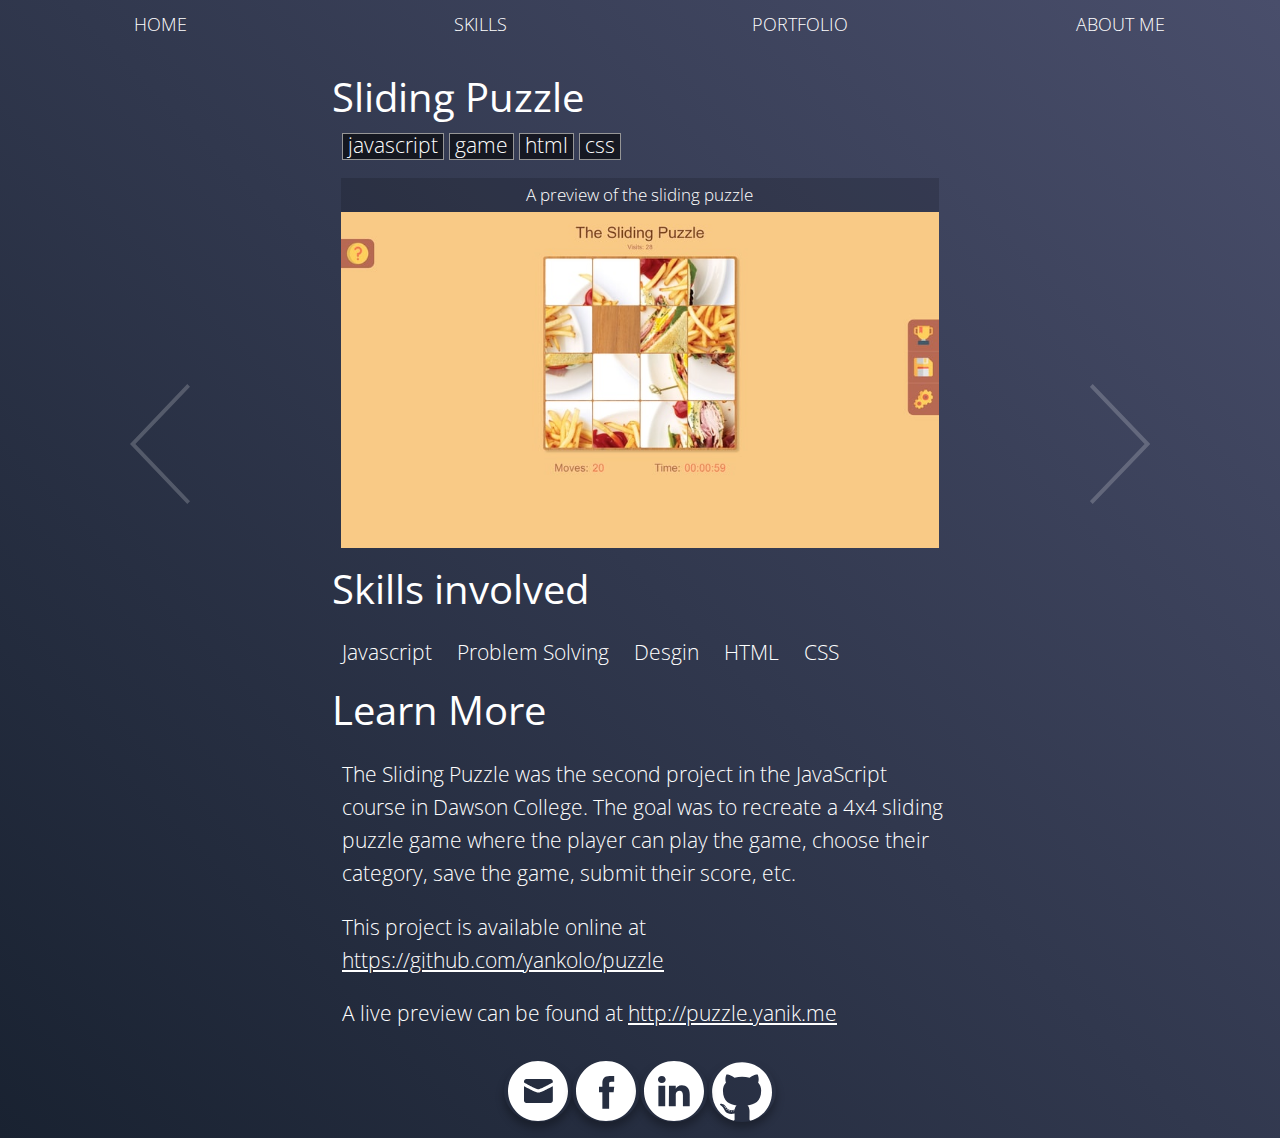
<file: pages/portfolio_items/sliding_puzzle.html>
<!DOCTYPE html>
<html>
  <head>
    <title>My Portfolio</title>
    <link href="https://fonts.googleapis.com/css?family=Open+Sans:300" rel="stylesheet">
    <link href="../../style.css" rel="stylesheet" type="text/css">
  </head>
  <body>
    <div id="wrapper">
      <header>
        <nav>
          <ul>
            <li><div id="home"><a href="../../index.html">Home</a></div></li>
            <li><div id="skills"><a href="../skills.html">Skills</a></div></li>
            <li><div id="portfolio"><a href="../portfolio.html">Portfolio</a></div></li>
            <li><div id="about_me"><a href="../about_me.html">About me</a></div></li>
          </ul>
        </nav>
        <div id="page_indicator_container">
          <div id="page_indicator" style="left: 56.25%; background-color: transparent;"></div>
        </div>
      </header>
      <div id="main">
        <div id="content">
          <div id="left_arrow_container" class="arrow_container"><a href="portfolio.html" class="arrow"><div><img src="../../resources/icons/left-arrow.svg"></div></a></div>
          <div id="right_arrow_container" class="arrow_container"><a href="quiz_system.html" class="arrow"><div><img src="../../resources/icons/right-arrow.svg"></div></a></div>
          <div id="portfolio_description">
            <h2>Sliding Puzzle</h2>
            <div id="portfolio_description_tags">
              <div class="tag">javascript</div><div class="tag">game</div><div class="tag">html</div><div class="tag">css</div>
            </div>
            <div id="portfolio_description_images">
              <div class="portfolio_description_image_title">A preview of the sliding puzzle</div>
              <img src="../../resources/images/puzzle.jpg">
            </div>
            <h2>Skills involved</h2>
              <p>
                <span>Javascript</span> <span>Problem&nbsp;Solving</span> <span>Desgin</span> <span>HTML</span> <span>CSS</span>
              </p>
            <h2>Learn More</h2>
            <p>The Sliding Puzzle was the second project in the JavaScript course in Dawson College. The goal was to recreate a 4x4
			  sliding puzzle game where the player can play the game, choose their category, save the game, submit their score, etc.</p>
            <p>This project is available online at <a href="https://github.com/yankolo/puzzle" target="_blank" class="external_link">https://github.com/yankolo/puzzle</a></p>
			<p>A live preview can be found at <a href="http://puzzle.yanik.me" target="_blank" class="external_link">http://puzzle.yanik.me</a></p>
          </div>
        </div>
      </div>

      <footer>
        <div>
          <a href="mailto:yankolo1234@gmail.com"><div id="first_icon" class="social_media"></div></a>
          <a href="https://www.facebook.com/profile.php?id=100009491873160" target="_blank"><div id="second_icon" class="social_media"></div></a>
          <a href="https://github.com/yankolo" target="_blank"><div id="forth_icon" class="social_media"></div></a>
          <a href="https://www.linkedin.com/in/yanik-kolomatski-081392160/" target="_blank"><div id="third_icon" class="social_media"></div></a>
        </div>
      </footer>

      <div id="to_do_list_container">
        <div id="to_do_list">
          <h2>To Do List</h2>
          <label for="new_to_do_text">Add new item: </label>
          <input type="text" id="new_to_do_input" maxlength="100">
          <button id="submit">Submit</button>

          <table>
          </table>
        </div>
      </div>

    </div>
  </body>
</html>
</file>
<file: style.css>
* {
  padding: 0;
  margin: 0;
  box-sizing: border-box;
}

html, body {
  height: 100%;
  min-width: 380px;
  font-family: 'Open Sans', sans-serif;
  font-weight: 300;
}

#wrapper {
  background: linear-gradient(225deg, #494e6b, #192231);
  color: white;
  min-width: 400px;
}

@keyframes header_animation {
    from {top: -46px;}
    to {top: 0px;}
}

header {
  height: 46px;
  position: relative;
}

nav {
  height: 100%;
  width: 100%;
  position: absolute;
  bottom: 5%;
  font-size: 1.1em;
  text-transform: uppercase;
}

nav ul {
  height: 100%;
}

nav li {
  display: block;
  position: relative;
  float: left;
  text-align: center;
  height: 100%;
}

nav li {
  width: 25%;
}

#home {
  width: 70px;
}

#skills {
  width: 70px;
}

#portfolio {
  width: 100px;
}

#about_me {
  width: 100px;
}

nav div {
  position: absolute;
  padding-top: 5px;

  /* Trick to center text vertically in the nav bar*/
  top: 20%;
  bottom: 0;
  left: 0;
  right: 0;
  height: 80%;
  margin: auto;
}

nav div:hover {
  color: #CCCBCB;
}

a {
  text-decoration: none;
  color: inherit;
}

.current_page {
  color: #CCCBCB;
}

#page_indicator_container {
  clear: left;
  position: absolute;
  bottom: 0;
  width: 100%;
  height: 1px;
  background-color: transparent;
	opacity: 0.8;
}

#page_indicator {
  position: absolute;
  height: 100%;
  width: 12.5%;
  background-color: #FFFFFF;
}

.page_indicator_home {
  left: 6.25%;
}

.page_indicator_skills {
  left: 31.25%;
}

.page_indicator_portfolio {
  left: 56.25%;
}

.page_indicator_about_me {
  left: 81.25%;
}

footer {
  clear: both;
  height: 78px;
  text-align: center;
  overflow: hidden;
}

@keyframes social_media_animation {
    from {bottom: -78px;}
    to {bottom: 0px;}
}

footer > div {
  display: inline-block;
}

.social_media {
  display: block;
  width: 68px;
  height: 62px;
  padding: 0 3px;
	box-shadow: 0px 6px 8px 0 rgba(0, 0, 0, 0.3);
  border-radius: 50%;
  margin: auto;
}

.social_media div:hover {
  box-shadow: 0px 6px 8px 2px rgba(0, 0, 0, 0.4);
}

#icon_animator {
  display: inline-block;
  width: 1300px;
}

#first_icon {
  float: left;
  background: url("resources/icons/mail_white.svg");
  background-position: center;
  background-repeat: no-repeat;
}

#second_icon {
  float: left;
  background: url("resources/icons/facebook_white.svg");
  background-position: center;
  background-repeat: no-repeat;
}

#third_icon {
  float: right;
  background: url("resources/icons/linkedin_white.svg");
  background-position: center;
  background-repeat: no-repeat;
}

#forth_icon {
  float: right;
  background: url("resources/icons/github_white.svg");
  background-position: center;
  background-repeat: no-repeat;
}

#first_icon:hover, #second_icon:hover, #third_icon:hover, #forth_icon:hover {
	opacity: 0.6;
}

#main {
  min-height: calc(100vh - 124px);
}

#content {
  position: relative;
  margin: auto;
  min-height: inherit;
  width: 87.5%;
  padding: 10px 0 10px 0;
}

.main_text_parent {
  display: table;
  height: calc(100vh - 124px);
}

#main_text {
  display: table-cell;
  vertical-align: middle;
}

#typewriter {
  text-align: center;
  max-width: 800px;
  min-height: 300px;
  margin: auto;
}

#typewriter h1 {
  position: relative;
  font-size: 4em;
  font-weight: normal;
  text-transform: uppercase;
}

#typewriter h2 {
  position: relative;
  font-weight: normal;
  font-size: 1.8em;
}

#big_typing_cursor {
  width: 5px;
  height: 70px;
  display: block;
  z-index: 5;
  position: absolute;
  top: 10px;
}

.skills_container_parent {
  display: table;
  height: calc(100vh - 124px);
}

#skills_container {
  text-align: center;
  display: table-cell;
  vertical-align: middle;
}

#skills_inner_container {
  min-height: 250px;
}

.skill {
  position: relative;
  display: inline-block;
  vertical-align: top;
  text-align: left;
  padding: 5.5px;
  height: 150px;
  width: 150px;
  margin: 0px 20px 20px 20px;
  border: 1px solid rgba(255, 255, 255, 0.4);
  box-shadow: 0px 6px 8px 2px rgba(0, 0, 0, 0.4);
  background-color: rgba(0, 0, 0, 0.1);
  font-family: 'Cutive Mono', monospace;
}

.skill > div {
  opacity: 0.1;
  line-height: 15px;
  height: 100%;
  width: 100%;
  overflow: hidden;
  white-space: nowrap;
}

.skill > h2 {
  font-family: 'Open Sans', sans-serif;
  font-weight: 400;
  z-index: 6;
  position: absolute;
  top: 0;
  bottom: 0;
  left: 0;
  right: 0;
  margin: auto;
  text-align: center;
}

#java-text {
  font-size: 3em;
  width: 90px;
  height: 75px;
}

#cSharp-text {
  font-size: 3em;
  width: 67px;
  height: 65px;
}

#sql-text {
  font-size: 2.5em;
  width: 85px;
  height: 56px;
}

#JavaScript-text {
  font-size: 2em;
  width: 100px;
  height: 90px;
}

#markup-text {
  font-size: 2.5em;
  width: 110px;
  height: 55px;
}

#css-text {
  font-size: 2.5em;
  width: 85px;
  height: 55px;
}
.code-typing-cursor {
  opacity: 0.1;
  width: 3px;
  height: 15px;
  display: block;
  z-index: 5;
  position: absolute;
  visibility: hidden;
}

#portfolio_container {
  text-align: center;
}

.portfolio_item {
  position: relative;
  display: inline-block;
  vertical-align: top;
  margin-top: 20px;
  margin-left: 10px;
  margin-right: 10px;
  width: 300px;
  height: 203.75px;
  box-shadow: 0px 2px 4px 2px rgba(0, 0, 0, 0.2);
}

.portfolio_title {
  width: 100%;
  height: 35px;
  background-color: #f2f2f2;
  padding: 3px 5px 3px 5px;
  line-height: 28px;
  background-color: rgba(0, 0, 0, 0.15);
}

.portfolio_image {
  width: 100%;
  height: 168.75px;
  opacity: 0.7;
}

.portfolio_item:hover > .portfolio_image{
  opacity: 1;
}

.tags {
  text-align: left;
  position: absolute;
  z-index: 5;
  bottom: 0;
  width: 100%;
  height: 37px;
  padding: 5px 5px 5px 5px;
}

.tag {
  display: inline-block;
  line-height: 23px;
  height: 27px;
  padding: 0 5px 0 5px;
  margin-right: 5px;
  background-color: rgba(0, 0, 0, 0.6);
  border: 0.5px solid rgba(150, 150, 150, 1);
}

.tags:last-child {
  margin-right: 0;
}

#portfolio_description {
  width: 55%;
  margin: auto;
  font-size: 1.3em;
  line-height: 1.6em;
}

#portfolio_description h2 {
  font-size: 1.9em;
  font-weight: normal;
  margin-bottom: 30px;
  margin-top: 25px;
}

#portfolio_description_tags {
  position: relative;
  top: -15px;
  margin-left: 10px;
}

#portfolio_description p span {
  margin-right: 20px;
}

#portfolio_description p {
  margin-bottom: 20px;
  margin-left: 10px;
}

#portfolio_description_images {
  width: 97%;
  margin: auto;
}

.portfolio_description_image_title {
  text-align: center;
  background-color: #f2f2f2;
  padding: 3px 5px 3px 5px;
  line-height: 28px;
  background-color: rgba(0, 0, 0, 0.15);
  font-size: 0.8em;
}

#portfolio_description_images img {
  display: block;
  width: 100%;
  height: auto;
}

.deactivated {
  visibility: hidden;
}

#left_arrow_container {
  left: 3%;
}

#right_arrow_container {
  right: 3%;
}

.arrow_container {
  position: fixed;
  float: left;
  width: 19%;
  min-height: inherit;
}

.arrow {
  position: relative;
  display: block;
  width: 90px;
  margin: auto;
  min-height: inherit;
  transition-duration: 0.3s;
}

.arrow img {
  position: absolute;
  top: 0;
  bottom: 0;
  left: 0;
  right: 0;
  margin: auto;
  display: block;
  width: 60px;
  height: 120px;
  opacity: 0.2;
  transition-duration: 0.3s;
}


.arrow:hover img {
  opacity: 1;
}

.arrow:hover {
  background-color: rgba(0, 0, 0, 0.05);
}

#about_me_container {
  text-align: center;
  margin: auto;
  max-width: 800px;
  min-height: 600px;
}

#about_me_container b {
  font-family: 'Open Sans', sans-serif;
  font-weight: 400;
}

#about_me_images {
  padding: 10px 0 10px 0;
}

#about_me_images > img {
  display: inline-block;
  margin: 0 10px 0 10px;
  box-shadow: 0px 2px 4px 2px rgba(0, 0, 0, 0.2);
  border-radius: 50%;
  vertical-align: middle;
  width: 240px;
  height: 240px;
}

#about_me_container > h2 {
  font-size: 2.1em;
  font-weight: normal;
}

#about_me_description {
  font-size: 1.3em;
}

#about_me_first_paragraph{
  margin-top: 10px;
  margin-bottom: 15px;
}

#about_me_second_paragraph {
  width: 90%;
  margin: auto;
}

#to_do_list_container {
  display: none;
  position: fixed;
  top: 0;
  left: 0;
  z-index: 10;
  width: 100vw;
  height: 100vh;
  background-color: rgba(0, 0, 0, 0.6);
  overflow-y: auto;
}

#to_do_list {
  position: absolute;
  margin: auto;
  top: 10vh;
  left: 0;
  right: 0;
  width: 600px;
  height: 600px;
  background-color: #494e6b;
  border: 1px solid rgba(255, 255, 255, 0.4);
  padding: 15px;
  font-size: 1.2em;
  overflow-y: auto;
}

#to_do_list h2 {
  vertical-align: middle;
  text-align: center;
  margin-bottom: 15px;
}

#new_to_do_input {
  vertical-align: middle;
  margin-left: 5px;
  width: 62%;
  height: 30px;
  font-family: 'Open Sans', sans-serif;
  font-size: 1.05em;
}

#submit {
  vertical-align: middle;
  height: 30px;
  padding: 0 3px 0 3px;
  font-size: 1em;
}

#to_do_list table {

  border-collapse: collapse;
  width: 96%;
  margin-top: 20px;
  margin-left: auto;
  margin-right: auto;
}

#to_do_list td {
  position: relative;
  padding: 5px 5px 5px 8px;
  vertical-align: middle;
}

#to_do_list tr:nth-child(odd) {
  background-color: rgba(0, 0, 0, 0.2);
}

#to_do_list td:nth-child(1) {
  width: 7%;
}

#to_do_list td:nth-child(2) {
  width: 7%;
}

#to_do_list td:nth-child(3) {
  width: 86%;
}

#to_do_list table button {
  display: block;
  background-image: url("resources/icons/trash.svg");
  background-size: 20px 20px;
  background-repeat: no-repeat;
  background-position: center center;
  border: none;
  width: 25px;
  height: 25px;
}

#to_do_list table input {
  margin-top: 1px;
  padding: 0;
  vertical-align: middle;
  display: block;
  width: 27px;
  height: 27px;
}

.external_link {
	text-decoration: underline;
}

.external_link:visited {
	color: #FCFBFB;
}

.external_link:hover {
	color: #CCCBCB;
}

.external_link:active {
	color: #A2A0A0;
}
</file>
